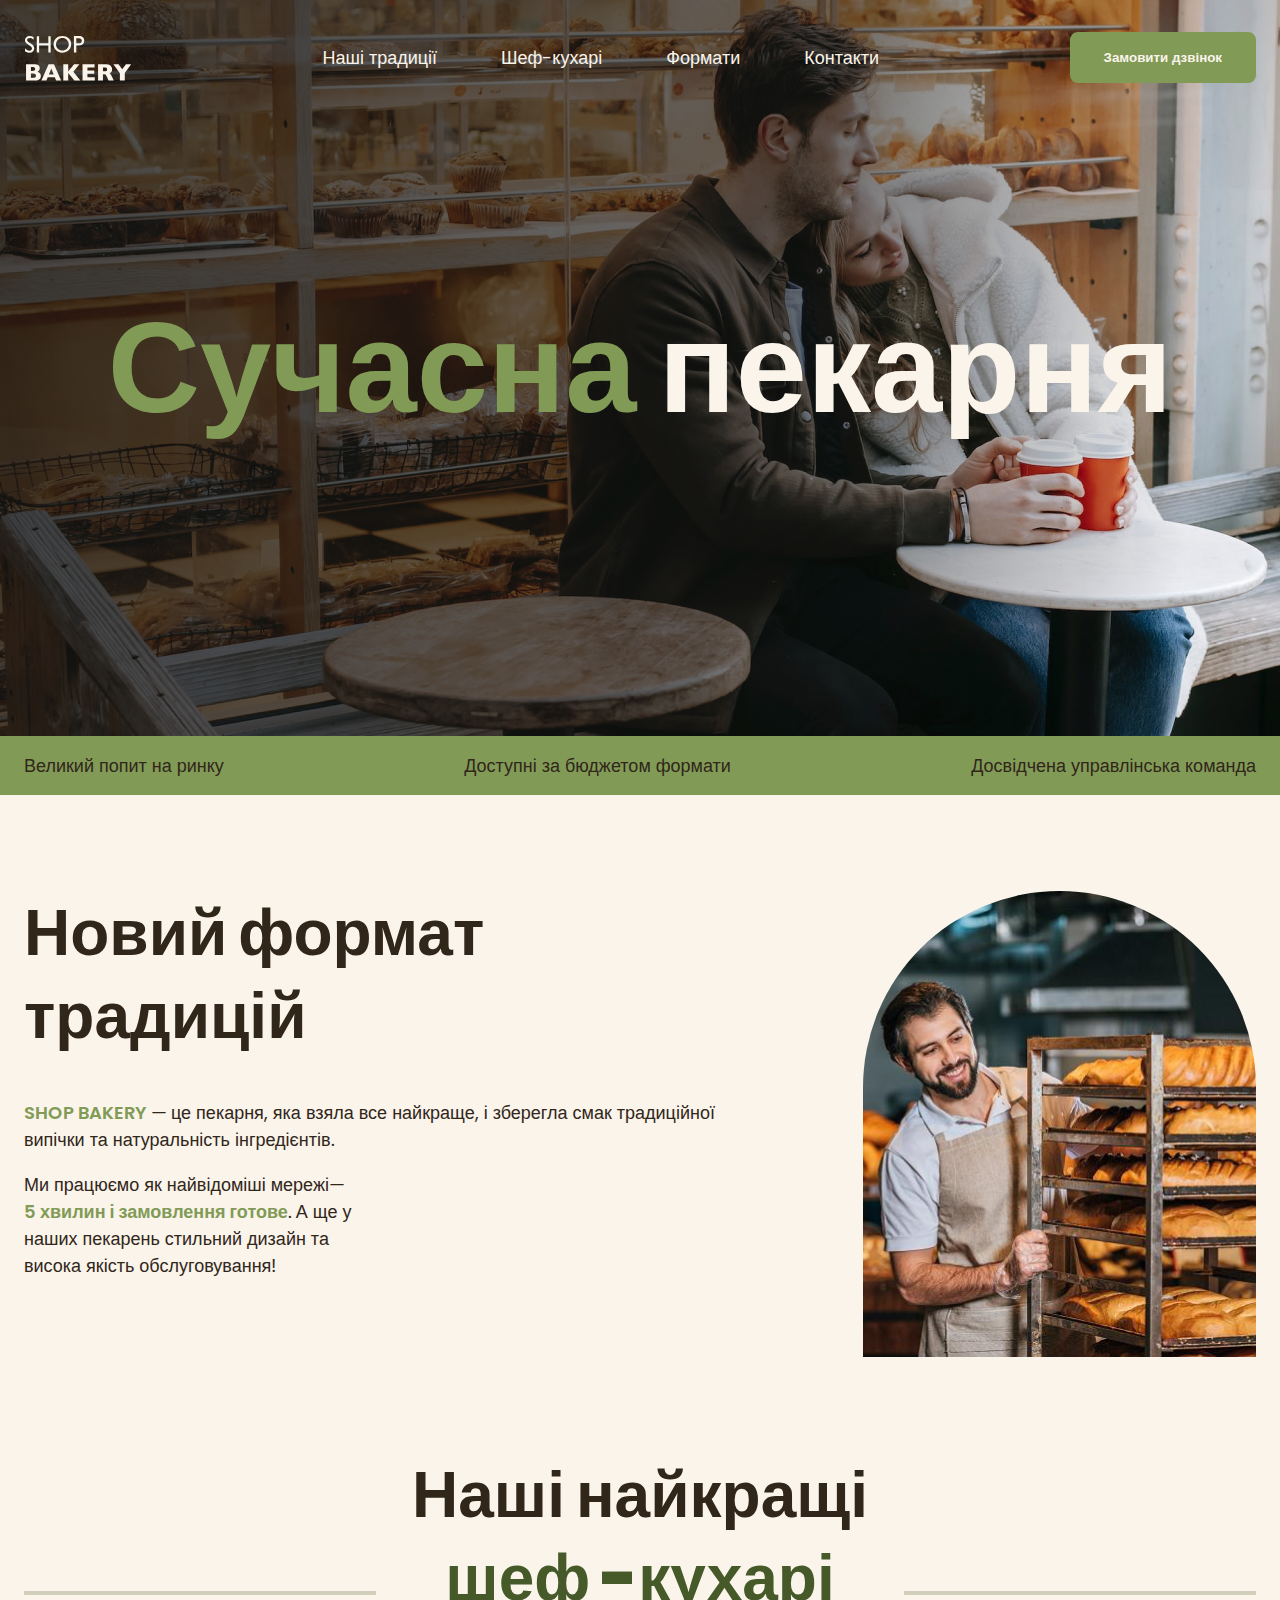
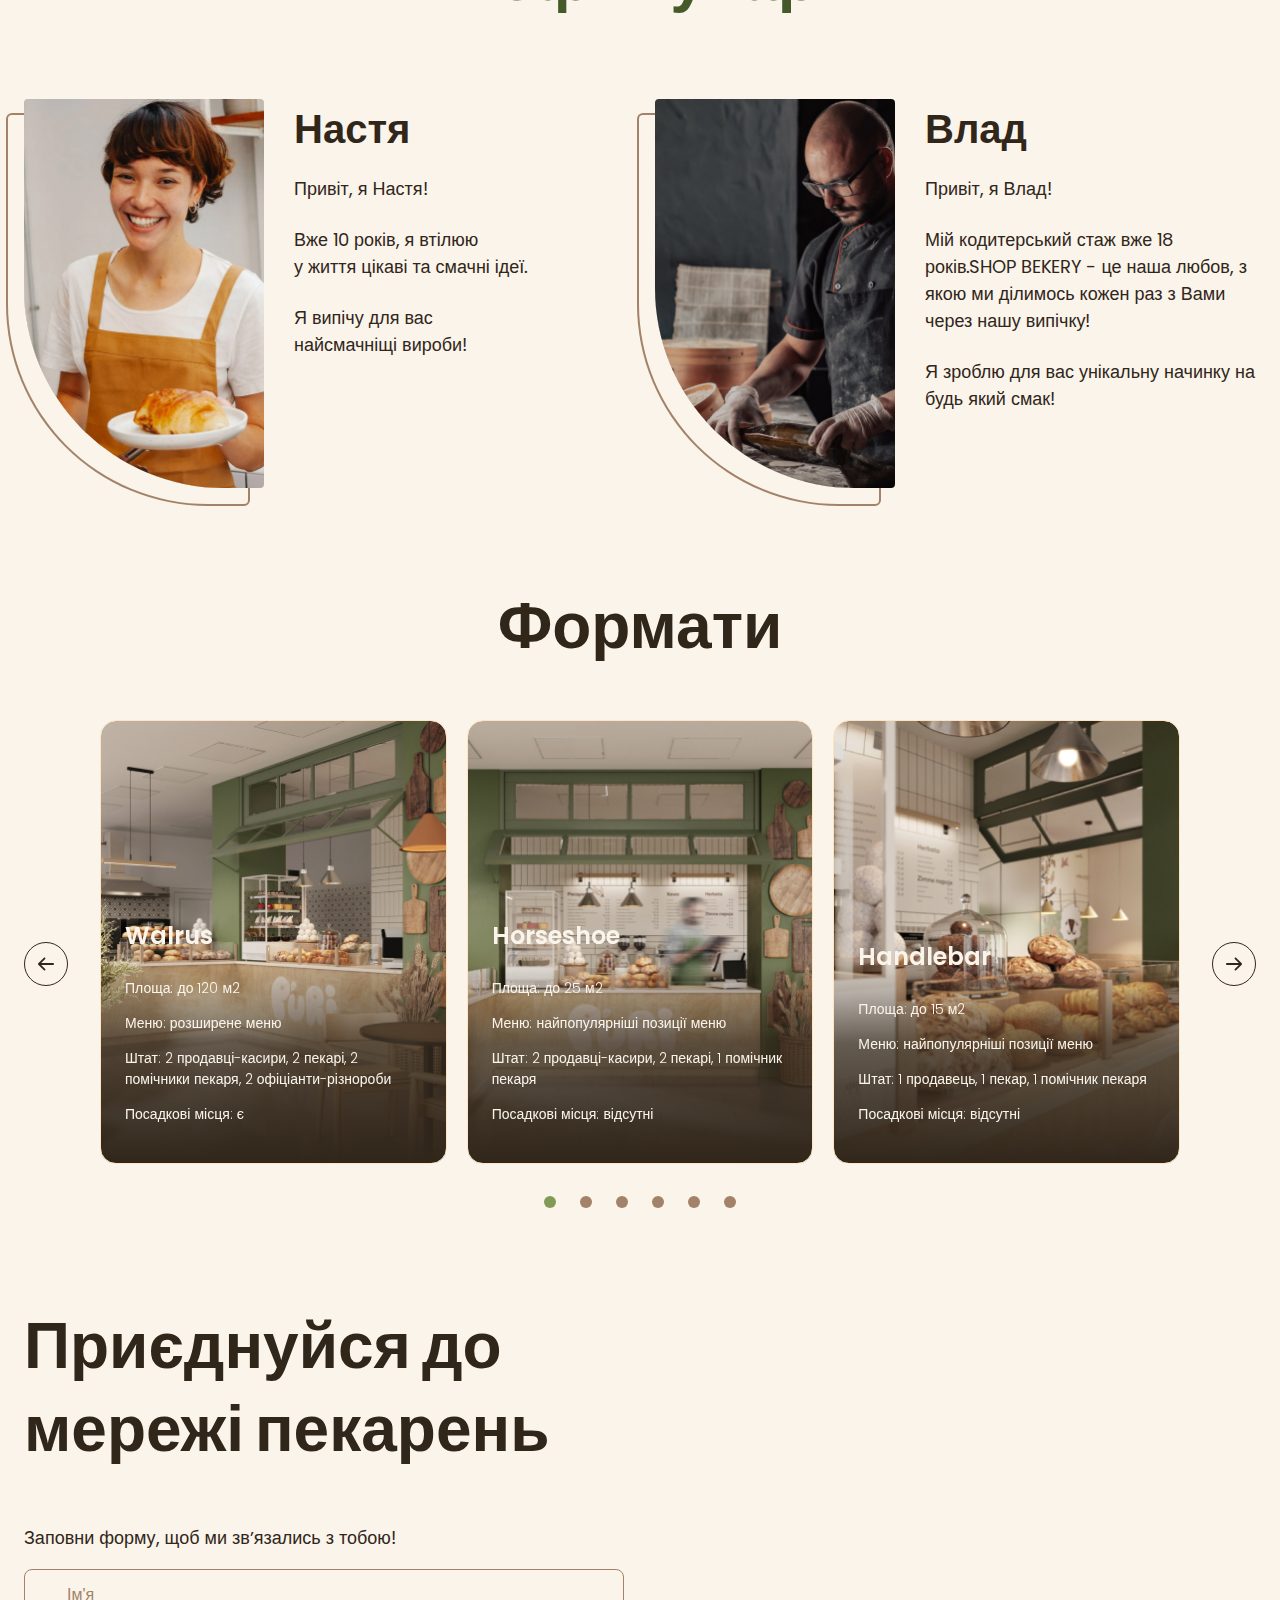
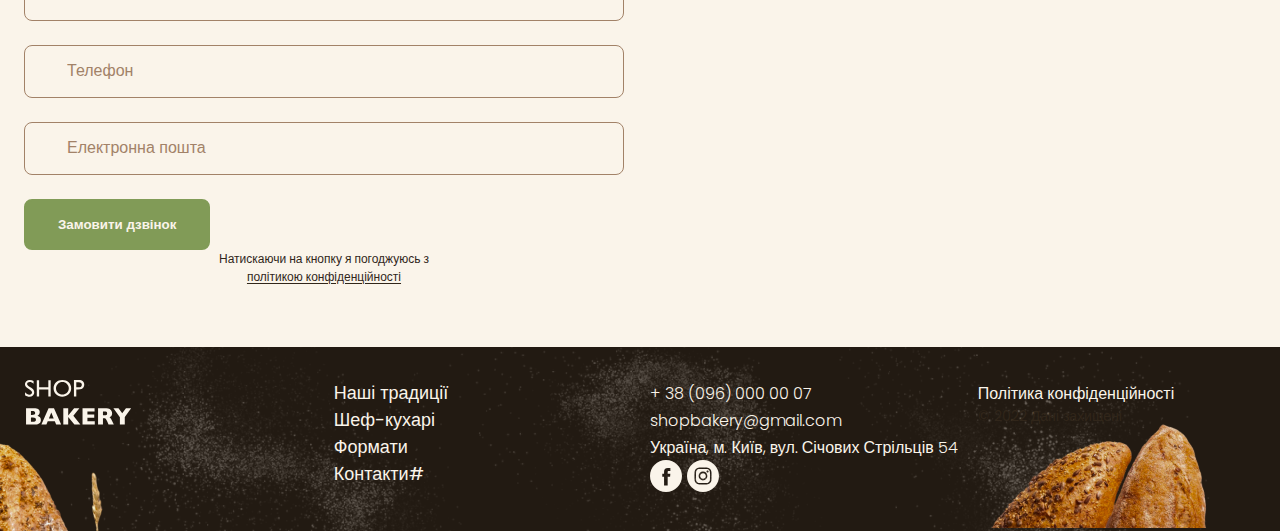
<file: index.html>
<!DOCTYPE html>
<html lang="uk">
  <head>
    <meta charset="UTF-8" />
    <meta name="viewport" content="width=device-width, initial-scale=1.0" />
    <title>Сучасна пекарня</title>
    <!-- <link rel="preconnect" href="https://fonts.googleapis.com" />
    <link rel="preconnect" href="https://fonts.gstatic.com" crossorigin />
    <link
      href="https://fonts.googleapis.com/css2?family=Poppins:wght@300;400;600;900&display=swap"
      rel="stylesheet"
    /> -->
    <link rel="stylesheet" href="./css/main.min.css" />
    <link
      rel="stylesheet"
      href="https://cdn.jsdelivr.net/npm/swiper@11/swiper-bundle.min.css"
    />
  </head>
  <body>
    <header class="header">
      <div class="container">
        <div class="header__container">
          <nav class="header__nav">
            <a href="./index.html">
              <img src="images/logo.svg" alt="Логотип сучасної пекарні" />
              <!-- logo  -->
            </a>
            <ul class="header__menu">
              <li>
                <a class="link" href="#traditions-section">Наші традиції</a>
              </li>
              <li><a class="link" href="#chefs-section">Шеф-кухарі</a></li>
              <li><a class="link" href="#formats-section">Формати</a></li>
              <li><a class="link" href="#contact-section">Контакти</a></li>
            </ul>
          </nav>
          <button class="header__button button modal-btn-open" type="button">
            Замовити дзвінок
          </button>
          <button class="header__burger menu-btn-open" type="button">
            <svg width="24" height="24">
              <use href="./images/icons.svg#icon-menu"></use>
            </svg>
          </button>
          <div class="mobile-menu">
            <button class="mobile-menu__btn-close menu-btn-close" type="button">
              Close
            </button>
          </div>
        </div>
      </div>
    </header>
    <main>
      <section class="hero-section">
        <div class="container">
          <h1 class="hero-section__title">
            <span class="text-brand">Сучасна</span> пекарня
          </h1>
          <button
            class="hero-section__button button modal-btn-open"
            type="button"
          >
            Замовити дзвінок
          </button>
        </div>
      </section>

      <section class="advantages-section">
        <div class="container">
          <h2 class="visually-hidden">Наші переваги</h2>
          <ul class="advantages-section__list">
            <li class="advanteges-section__item">Великий попит на ринку</li>
            <li class="advanteges-section__item">
              Доступні за бюджетом формати
            </li>
            <li class="advanteges-section__item">
              Досвідчена управлінська команда
            </li>
          </ul>
        </div>
      </section>
      <section class="traditions-section section" id="traditions-section">
        <div class="container">
          <div class="traditions-section__container">
            <div class="traditions-section__content">
              <h2 class="traditions-section__title section__title">
                Новий формат традицій
              </h2>
              <p>
                <span class="text-brand text-bold text-uppercase"
                  >shop bakery</span
                >
                — це пекарня, яка взяла все найкраще, і зберегла смак
                традиційної випічки та натуральність інгредієнтів.
              </p>
              <p
                class="traditions-section__text traditions-section__text--limited"
              >
                Ми працюємо як найвідоміші мережі—
                <span class="text-brand text-bold"
                  >5 хвилин і замовлення готове</span
                >. А ще у наших пекарень стильний дизайн та висока якість
                обслуговування!
              </p>
            </div>
            <img
              class="traditions-section__image"
              srcset="./images/baker-man.jpg 1x, ./images/baker-man@2x.jpg 2x"
              src="./images/baker-man.jpg"
              alt="Чоловік пекар дивиться на батони і посміхається"
            />
          </div>
        </div>
      </section>
      <section class="chefs-section section" id="chefs-section">
        <div class="container">
          <h2
            class="chefs-section__title section__title section__title--centered"
          >
            Наші найкращі <br />
            <span class="text-brand-dark">шеф -кухарі</span>
          </h2>
          <ul class="chefs-section__list">
            <li class="chefs-section__item">
              <article class="chef-card">
                <img
                  class="chef-card__photo"
                  src="./images/nastya-chef.jpg"
                  alt="Nastya chef"
                />
                <div>
                  <h3 class="chef-card__title">Настя</h3>
                  <p class="chef-card__text">Привіт, я Настя!</p>
                  <p class="chef-card__text">
                    Вже 10 років, я втілюю <br />
                    у життя цікаві та смачні ідеї.
                  </p>
                  <p class="chef-card__text">
                    Я випічу для вас <br />
                    найсмачніщі вироби!
                  </p>
                </div>
              </article>
            </li>
            <li class="chefs-section__item">
              <article class="chef-card">
                <img
                  class="chef-card__photo"
                  src="./images/vlad-chef.jpg"
                  alt="Vlad chef"
                />
                <div>
                  <h3 class="chef-card__title">Влад</h3>
                  <p class="chef-card__text">Привіт, я Влад!</p>
                  <p class="chef-card__text">
                    Мій кодитерський стаж вже 18 років.SHOP BEKERY - це наша
                    любов, з якою ми ділимось кожен раз з Вами через нашу
                    випічку!
                  </p>
                  <p class="chef-card__text">
                    Я зроблю для вас унікальну начинку на будь який смак!
                  </p>
                </div>
              </article>
            </li>
          </ul>
        </div>
      </section>
      <section class="formats-section section" id="formats-section">
        <div class="container">
          <h2
            class="formats-section__title section__title section__title--centered"
          >
            Формати
          </h2>
          <div class="formats-section__slider">
            <button
              class="formats-section__button carousel-button next"
              type="button"
            >
              <svg width="16" height="16">
                <use href="./images/icons.svg#icon-arrow"></use>
              </svg>
            </button>
            <div class="formats-section__container swiper-container">
              <ul class="formats-section__list swiper-wrapper">
                <li class="swiper-slide">
                  <article class="format-card">
                    <img
                      class="format-card__image"
                      src="./images/warlus.jpg"
                      alt="Walrus format"
                    />
                    <h3 class="format-card__title" lang="en">Walrus</h3>
                    <div class="format-card__text">
                      <p>Площа: до 120 м2</p>
                      <p>Меню: розширене меню</p>
                      <p>
                        Штат: 2 продавці-касири, 2 пекарі, 2 помічники пекаря, 2
                        офіціанти-різнороби
                      </p>
                      <p>Посадкові місця: є</p>
                    </div>
                  </article>
                </li>
                <li class="swiper-slide">
                  <article class="format-card">
                    <img
                      class="format-card__image"
                      src="./images/horseshoe.jpg"
                      alt="Horseshoe format"
                    />
                    <h3 class="format-card__title" lang="en">Horseshoe</h3>
                    <div class="format-card__text">
                      <p>Площа: до 25 м2</p>
                      <p>Меню: найпопулярніші позиції меню</p>
                      <p>
                        Штат: 2 продавці-касири, 2 пекарі, 1 помічник пекаря
                      </p>
                      <p>Посадкові місця: відсутні</p>
                    </div>
                  </article>
                </li>
                <li class="swiper-slide">
                  <article class="format-card">
                    <img
                      class="format-card__image"
                      src="./images/handlebar.jpg"
                      alt="Handlebar format"
                    />
                    <h3 class="format-card__title" lang="en">Handlebar</h3>
                    <div class="format-card__text">
                      <p>Площа: до 15 м2</p>
                      <p>Меню: найпопулярніші позиції меню</p>
                      <p>Штат: 1 продавець, 1 пекар, 1 помічник пекаря</p>
                      <p>Посадкові місця: відсутні</p>
                    </div>
                  </article>
                </li>
                <li class="swiper-slide">
                  <article class="format-card">
                    <img
                      class="format-card__image"
                      src="./images/warlus.jpg"
                      alt="Walrus format"
                    />
                    <h3 class="format-card__title" lang="en">Walrus</h3>
                    <div class="format-card__text">
                      <p>Площа: до 120 м2</p>
                      <p>Меню: розширене меню</p>
                      <p>
                        Штат: 2 продавці-касири, 2 пекарі, 2 помічники пекаря, 2
                        офіціанти-різнороби
                      </p>
                      <p>Посадкові місця: є</p>
                    </div>
                  </article>
                </li>
                <li class="swiper-slide">
                  <article class="format-card">
                    <img
                      class="format-card__image"
                      src="./images/horseshoe.jpg"
                      alt="Horseshoe format"
                    />
                    <h3 class="format-card__title" lang="en">Horseshoe</h3>
                    <div class="format-card__text">
                      <p>Площа: до 25 м2</p>
                      <p>Меню: найпопулярніші позиції меню</p>
                      <p>
                        Штат: 2 продавці-касири, 2 пекарі, 1 помічник пекаря
                      </p>
                      <p>Посадкові місця: відсутні</p>
                    </div>
                  </article>
                </li>
                <li class="swiper-slide">
                  <article class="format-card">
                    <img
                      class="format-card__image"
                      src="./images/handlebar.jpg"
                      alt="Handlebar format"
                    />
                    <h3 class="format-card__title" lang="en">Handlebar</h3>
                    <div class="format-card__text">
                      <p>Площа: до 15 м2</p>
                      <p>Меню: найпопулярніші позиції меню</p>
                      <p>Штат: 1 продавець, 1 пекар, 1 помічник пекаря</p>
                      <p>Посадкові місця: відсутні</p>
                    </div>
                  </article>
                </li>
              </ul>
              <div class="pagination">
                <span class="pagination__button"></span>
                <span class="pagination__button"></span>
                <span class="pagination__button"></span>
                <span class="pagination__button"></span>
              </div>
            </div>
            <button
              class="formats-section__button carousel-button prev"
              type="button"
            >
              <svg width="16" height="16">
                <use href="./images/icons.svg#icon-arrow"></use>
              </svg>
            </button>
          </div>
        </div>
      </section>
      <section class="contact-section section" id="contact-section">
        <div class="container">
          <div class="contact-section__container">
            <div class="contact-section__form">
              <h2 class="contact-section__contact-title section__title">
                Приєднуйся до мережі пекарень
              </h2>
              <p>Заповни форму, щоб ми звʼязались з тобою!</p>
              <form name="contact-form" autocomplete="off" novalidate>
                <div class="contact-section__form-field input">
                  <label class="input__label visually-hidden" for="user-name"
                    >Ім'я</label
                  >
                  <input
                    class="input__control"
                    type="text"
                    name="user-name"
                    id="user-name"
                    placeholder="Ім'я"
                  />
                </div>
                <div class="contact-section__form-field input">
                  <label class="input__label visually-hidden" for="user-tel"
                    >Телефон</label
                  >
                  <input
                    class="input__control"
                    type="tel"
                    name="user-tel"
                    id="user-tel"
                    placeholder="Телефон"
                  />
                </div>
                <div class="contact-section__form-field input">
                  <label class="input__label visually-hidden" for="user-email"
                    >Електронна пошта</label
                  >
                  <input
                    class="input__control"
                    type="email"
                    name="user-email"
                    id="user-email"
                    placeholder="Електронна пошта"
                  />
                </div>

                <button class="contact-section__button button" type="submit">
                  Замовити дзвінок
                </button>
                <p class="form-terms">
                  Натискаючи на кнопку я погоджуюсь з
                  <a class="form-terms__link" href="#"
                    >політикою конфіденційності</a
                  >
                </p>
              </form>
            </div>
            <iframe
              class="contact-section__map"
              src="https://www.google.com/maps/embed?pb=!1m18!1m12!1m3!1d898.0843481759437!2d30.490221505063662!3d50.45663101095701!2m3!1f0!2f0!3f0!3m2!1i1024!2i768!4f13.1!3m3!1m2!1s0x40d4ce637bfe1717%3A0x5370c2254ad1b952!2z0YPQuy4g0KHQtdGH0LXQstGL0YUg0KHRgtGA0LXQu9GM0YbQvtCyLCA1NCwg0JrQuNC10LIsIDAyMDAw!5e0!3m2!1sru!2sua!4v1699896240360!5m2!1sru!2sua"
              allowfullscreen=""
              loading="lazy"
              referrerpolicy="no-referrer-when-downgrade"
            ></iframe>
          </div>
        </div>
      </section>
    </main>
    <footer class="footer">
      <div class="container">
        <div class="footer__container">
          <nav class="footer__nav">
            <div class="footer__logo">
              <a href="#">
                <img src="images/logo.svg" alt="Логотип сучасної пекарні" />
              </a>
            </div>
            <ul class="footer__menu">
              <li><a class="link" href="#">Наші традиції</a></li>
              <li><a class="link" href="#">Шеф-кухарі</a></li>
              <li><a class="link" href="#">Формати</a></li>
              <li><a class="link" href="#">Контакти#</a></li>
            </ul>
          </nav>
          <address class="footer__address">
            <div class="footer__address-contacts">
              <ul class="footer__address-list">
                <li>
                  <a class="footer__address-link" href="tel:+380960000007"
                    >+ 38 (096) 000 00 07</a
                  >
                </li>
                <li>
                  <a
                    class="footer__address-link"
                    href="mailto:shopbakery@gmail.com"
                    >shopbakery@gmail.com</a
                  >
                </li>
                <li>
                  <a
                    class="footer__address-link"
                    href="https://maps.app.goo.gl/SvD66bGZupn16T4t5"
                    target="_blank"
                    >Україна, м. Київ, вул. Січових Стрільців 54</a
                  >
                </li>
              </ul>
              <div>
                <a href="#">
                  <svg class="footer__address-icon" width="32" height="32">
                    <use href="./images/icons.svg#icon-facebook"></use>
                  </svg>
                </a>
                <a href="#">
                  <svg class="footer__address-icon" width="32" height="32">
                    <use href="./images/icons.svg#icon-instagram"></use>
                  </svg>
                </a>
              </div>
            </div>

            <div class="footer__address-info">
              <a class="footer__address-link" href="#" target="_blank"
                >Політика конфіденційності</a
              >
              <p class="footer__address-copyright">&copy; 2022 Дані захищені</p>
            </div>
          </address>
        </div>
      </div>
    </footer>

    <div class="backdrop is-hidden">
      <div class="modal">
        <button class="modal__btn-close modal-btn-close" type="button">
          Close
        </button>
        <h2>Замовити дзвінок</h2>
        <p>Залишіть заявку та наш спеціаліст зв'яжеться з Вами!</p>
        <form name="modal-form" autocomplete="off">
          <div class="modal__form-field input">
            <label class="input__label visually-hidden" for="user-name"
              >Ім'я</label
            >
            <input
              class="input__control"
              type="text"
              name="user-name"
              id="user-name"
              placeholder="Ім'я"
              minlength="2"
              maxlength="20"
            />
          </div>
          <div class="modal__form-field input">
            <label class="input__label visually-hidden" for="user-tel"
              >Телефон</label
            >
            <input
              class="input__control"
              type="tel"
              name="user-tel"
              id="user-tel"
              placeholder="Телефон"
            />
          </div>
          <div class="modal__form-field input">
            <label class="input__label visually-hidden" for="user-email"
              >Електронна пошта</label
            >
            <input
              class="input__control"
              type="email"
              name="user-email"
              id="user-email"
              placeholder="Електронна пошта"
            />
          </div>

          <button class="modal__button button" type="submit">
            Замовити дзвінок
          </button>
          <p class="form-terms">
            Натискаючи на кнопку я погоджуюсь з
            <a class="form-terms__link" href="#">політикою конфіденційності</a>
          </p>
        </form>
      </div>
    </div>
    <script src="https://cdn.jsdelivr.net/npm/swiper@11/swiper-bundle.min.js"></script>
    <script src="./js/formats-slider.js"></script>
    <script src="./js/modal.js"></script>
    <script src="./js/mobile-menu.js"></script>
  </body>
</html>
</file>
<file: css/main.min.css>
@font-face{font-display:swap;font-family:"Poppins";font-weight:300;src:url("../fonts/poppins-v20-latin-300.woff2") format("woff2")}@font-face{font-display:swap;font-family:"Poppins";font-weight:400;src:url("../fonts/poppins-v20-latin-regular.woff2") format("woff2")}@font-face{font-display:swap;font-family:"Poppins";font-weight:600;src:url("../fonts/poppins-v20-latin-600.woff2") format("woff2")}@font-face{font-display:swap;font-family:"Poppins";font-weight:900;src:url("../fonts/poppins-v20-latin-900.woff2") format("woff2")}:root{--color-primary-dark: #31261a;--color-primary-light: #faf4ea;--color-brand-dark: #465929;--color-brand-normal: #819b57;--color-brand-light: #cfcfbc;--color-secondary-dark: #a28268}*,*::before,*::after{-webkit-box-sizing:border-box;box-sizing:border-box}body{color:var(--color-primary-dark);background-color:var(--color-primary-light);font-family:"Poppins",sans-serif;font-size:16px;font-weight:300;line-height:1.5;margin:0}@media screen and (min-width: 768px){body{font-size:18px;font-weight:400}}h1,h2,h3,h4,h5,p{margin-top:0}img{display:block;max-width:100%;height:auto;-o-object-fit:cover;object-fit:cover}a{display:inline-block}address{font-style:normal}ul{margin:0;padding:0;list-style-type:none}.text-brand{color:var(--color-brand-normal)}.text-brand-dark{color:var(--color-brand-dark)}.text-bold{font-weight:600}.text-uppercase{text-transform:uppercase}.visually-hidden{position:absolute;left:-10000px;top:auto;width:1px;height:1px;overflow:hidden}.button{display:block;padding:16px 32px;color:var(--color-primary-light);font-weight:600;background-color:var(--color-brand-normal);border:2px solid var(--color-brand-normal);border-radius:8px;cursor:pointer}.button:hover{color:var(--color-brand-dark);background-color:rgba(0,0,0,0)}.carousel-button{display:-webkit-box;display:-ms-flexbox;display:flex;-webkit-box-align:center;-ms-flex-align:center;align-items:center;-webkit-box-pack:center;-ms-flex-pack:center;justify-content:center;-ms-flex-negative:0;flex-shrink:0;width:44px;height:44px;padding:0;fill:var(--color-primary-dark);background-color:rgba(0,0,0,0);border-radius:50%;border:1px solid var(--color-primary-dark);cursor:pointer}.carousel-button:hover{background-color:var(--color-primary-dark);fill:var(--color-primary-light)}.carousel-button.next{-webkit-transform:rotate(180deg);transform:rotate(180deg)}.chef-card{display:-webkit-box;display:-ms-flexbox;display:flex;-webkit-box-align:start;-ms-flex-align:start;align-items:flex-start;gap:16px}@media screen and (min-width: 1280px){.chef-card{gap:30px}}.chef-card__photo{width:140px;border-radius:4px 4px 4px 200px;-webkit-box-shadow:-16px 16px 0 0 var(--color-primary-light),-16px 16px 0 2px var(--color-secondary-dark);box-shadow:-16px 16px 0 0 var(--color-primary-light),-16px 16px 0 2px var(--color-secondary-dark)}@media screen and (min-width: 1280px){.chef-card__photo{width:240px}}.chef-card__title{margin-bottom:16px;font-size:24px;font-weight:600}@media screen and (min-width: 768px){.chef-card__title{font-size:40px}}.chef-card__text{font-size:14px;margin-bottom:24px}.chef-card__text:last-child{margin-bottom:0}@media screen and (min-width: 768px){.chef-card__text{font-size:18px}}.format-card{position:relative;display:-webkit-box;display:-ms-flexbox;display:flex;-webkit-box-orient:vertical;-webkit-box-direction:normal;-ms-flex-direction:column;flex-direction:column;-webkit-box-pack:end;-ms-flex-pack:end;justify-content:flex-end;height:444px;padding:24px;background-image:-webkit-gradient(linear, left top, left bottom, color-stop(55.21%, rgba(49, 38, 26, 0)), color-stop(72.92%, rgba(49, 38, 26, 0.71)), to(var(--color-primary-dark)));background-image:linear-gradient(180deg, rgba(49, 38, 26, 0) 55.21%, rgba(49, 38, 26, 0.71) 72.92%, var(--color-primary-dark));border:1px solid bisque;border-radius:16px;overflow:hidden}.format-card__image{position:absolute;top:0;left:0;width:100%;height:100%;z-index:-1}.format-card__title{font-size:24px;font-weight:600;color:var(--color-primary-light)}.format-card__text{font-size:14px;font-weight:300;color:var(--color-primary-light)}.input{position:relative}.input__label{position:absolute;left:42px;top:16px}.input__control{padding:16px 42px;width:100%;font-size:16px;line-height:1.17;border:1px solid var(--color-secondary-dark);border-radius:8px;background-color:rgba(0,0,0,0)}.input__control:focus{border-color:var(--color-brand-normal);outline:none}.input__control::-webkit-input-placeholder{color:var(--color-secondary-dark);font-size:16px;line-height:1.17}.input__control::-moz-placeholder{color:var(--color-secondary-dark);font-size:16px;line-height:1.17}.input__control:-ms-input-placeholder{color:var(--color-secondary-dark);font-size:16px;line-height:1.17}.input__control::-ms-input-placeholder{color:var(--color-secondary-dark);font-size:16px;line-height:1.17}.input__control::placeholder{color:var(--color-secondary-dark);font-size:16px;line-height:1.17}.input__control:focus::-webkit-input-placeholder{color:var(--color-primary-dark)}.input__control:focus::-moz-placeholder{color:var(--color-primary-dark)}.input__control:focus:-ms-input-placeholder{color:var(--color-primary-dark)}.input__control:focus::-ms-input-placeholder{color:var(--color-primary-dark)}.input__control:focus::placeholder{color:var(--color-primary-dark)}.link{color:var(--color-primary-light);text-decoration:none;text-decoration:none;-webkit-transition:color .3s;transition:color .3s}.link:hover{color:var(--color-brand-normal)}.pagination{display:-webkit-box;display:-ms-flexbox;display:flex;-webkit-box-align:center;-ms-flex-align:center;align-items:center;-webkit-box-pack:center;-ms-flex-pack:center;justify-content:center;gap:24px}.pagination__button{width:12px;height:12px;padding:0;background-color:var(--color-secondary-dark);border-radius:50%}.pagination__button--active{background-color:var(--color-brand-normal)}.advantages-section{padding:16px 0}@media screen and (min-width: 768px){.advantages-section{background-color:var(--color-brand-normal)}}.advantages-section__list{display:-webkit-box;display:-ms-flexbox;display:flex;-webkit-box-orient:vertical;-webkit-box-direction:normal;-ms-flex-direction:column;flex-direction:column;gap:16px;padding:24px 40px;background-color:var(--color-brand-light);border-radius:24px}@media screen and (min-width: 768px){.advantages-section__list{-webkit-box-orient:horizontal;-webkit-box-direction:normal;-ms-flex-direction:row;flex-direction:row;-webkit-box-pack:justify;-ms-flex-pack:justify;justify-content:space-between;gap:40px;background-color:rgba(0,0,0,0);padding:0}}.advantages-section__item{font-size:14px;font-weight:300}@media screen and (min-width: 768px){.advantages-section__item{color:var(--color-primary-light);font-size:20px}}.chefs-section__title{position:relative;margin:0 auto 24px}@media screen and (min-width: 1280px){.chefs-section__title{margin-bottom:80px}}.chefs-section__title::before,.chefs-section__title::after{display:none;position:absolute;bottom:24px;width:352px;border:2px solid var(--color-brand-light);content:""}@media screen and (min-width: 1280px){.chefs-section__title::before,.chefs-section__title::after{display:block}}.chefs-section__title::before{left:0}.chefs-section__title::after{right:0}.chefs-section__list{display:-webkit-box;display:-ms-flexbox;display:flex;-webkit-box-orient:vertical;-webkit-box-direction:normal;-ms-flex-direction:column;flex-direction:column;-ms-flex-wrap:wrap;flex-wrap:wrap;gap:20px}@media screen and (min-width: 768px){.chefs-section__list{-webkit-box-orient:horizontal;-webkit-box-direction:normal;-ms-flex-direction:row;flex-direction:row;gap:40px 30px}}@media screen and (min-width: 768px){.chefs-section__item{-ms-flex-preferred-size:calc((100% - 30px)/2);flex-basis:calc((100% - 30px)/2)}}.contact-section{padding-bottom:96px}.contact-section__container{display:-webkit-box;display:-ms-flexbox;display:flex;-webkit-box-orient:vertical;-webkit-box-direction:normal;-ms-flex-direction:column;flex-direction:column;gap:24px}@media screen and (min-width: 768px){.contact-section__container{-webkit-box-orient:horizontal;-webkit-box-direction:normal;-ms-flex-direction:row;flex-direction:row;gap:32px}}.contact-section__title{margin-bottom:16px}.contact-section__form-field{margin-bottom:24px}.contact-section__ button{display:block !important;margin:0 auto 16px}.contact-section__map{-ms-flex-negative:0;flex-shrink:0;height:176px;margin:0 -24px;border-radius:16px;border:none}@media screen and (min-width: 768px){.contact-section__map{margin:auto;width:320px;height:500px}}@media screen and (min-width: 1280px){.contact-section__map{width:600px;height:595px}}.container{width:100%;max-width:1288px;margin:0 auto;padding:0 24px}.footer{padding:32px 0;position:relative;background-color:var(--color-primary-dark);background-image:url(../images/footer-background.png);background-repeat:no-repeat;background-size:cover;background-position:center}.footer::before,.footer::after{position:absolute;bottom:0;background-repeat:no-repeat;content:""}.footer::before{width:180px;height:120px;left:0;background-image:url("../images/decor-bread-small.png")}.footer::after{width:380px;height:190px;right:0;background-image:url("../images/decor-bread-large.png")}.footer__container{display:-webkit-box;display:-ms-flexbox;display:flex;-webkit-box-orient:vertical;-webkit-box-direction:normal;-ms-flex-direction:column;flex-direction:column;gap:20px}@media screen and (min-width: 768px){.footer__container{-webkit-box-orient:horizontal;-webkit-box-direction:normal;-ms-flex-direction:row;flex-direction:row}}.footer__nav,.footer__address{display:-webkit-box;display:-ms-flexbox;display:flex;-webkit-box-orient:vertical;-webkit-box-direction:normal;-ms-flex-direction:column;flex-direction:column;gap:20px;text-align:center;gap:20px}@media screen and (min-width: 768px){.footer__nav,.footer__address{-webkit-box-orient:horizontal;-webkit-box-direction:normal;-ms-flex-direction:row;flex-direction:row;-ms-flex-preferred-size:50%;flex-basis:50%;text-align:left}}.footer__logo,.footer__menu{-webkit-box-flex:1;-ms-flex-positive:1;flex-grow:1}.footer__address-list,.footer__address-info{-webkit-box-flex:1;-ms-flex-positive:1;flex-grow:1}.footer__address-link{color:var(--color-primary-light);font-size:16px;font-weight:300;text-decoration:none}.footer__address-link:hover{color:var(--color-brand-normal)}.footer__address-icon{fill:var(--color-primary-light)}.footer__address-icon:hover{fill:var(--color-brand-normal)}.footer__address-copyright{font-size:14px}.form-terms{margin:0 auto;max-width:220px;font-weight:500;font-size:12px;line-height:1.5;text-align:center}.form-terms__link{color:var(--color-primary-dark);text-underline-offset:2px}.formats-section__slider{display:-webkit-box;display:-ms-flexbox;display:flex;-webkit-box-align:center;-ms-flex-align:center;align-items:center;gap:32px}.formats-section__container{overflow:hidden}.formats-section__list{margin-bottom:32px}.formats-section__button{display:none}@media screen and (min-width: 768px){.formats-section__button{display:-webkit-box;display:-ms-flexbox;display:flex}}.header{position:absolute;top:0;left:0;width:100%;padding-top:16px}@media screen and (min-width: 1280px){.header{padding-top:32px}}.header__container{display:-webkit-box;display:-ms-flexbox;display:flex;-webkit-box-align:center;-ms-flex-align:center;align-items:center;gap:40px}.header__nav{display:-webkit-box;display:-ms-flexbox;display:flex;-webkit-box-align:center;-ms-flex-align:center;align-items:center;-webkit-box-flex:1;-ms-flex-positive:1;flex-grow:1;gap:40px}.header__menu{display:none}@media screen and (min-width: 1280px){.header__menu{display:-webkit-box;display:-ms-flexbox;display:flex;gap:64px;-webkit-box-flex:1;-ms-flex-positive:1;flex-grow:1;-webkit-box-pack:center;-ms-flex-pack:center;justify-content:center}}.header__button{display:none}@media screen and (min-width: 1280px){.header__button{display:block}}.header__burger{background-color:rgba(0,0,0,0);border:none;width:24px;height:24px;padding:0;fill:var(--color-primary-light)}@media screen and (min-width: 1280px){.header__burger{display:none}}.hero-section{padding:124px 0;background-image:linear-gradient(102.76deg, rgba(18, 18, 17, 0.78) 2.03%, rgba(18, 18, 17, 0.6) 58.46%, rgba(18, 18, 17, 0) 90.36%),url("../images/hero-section-background.jpg");background-repeat:no-repeat;background-position:center top;background-size:cover}@media screen and (min-width: 1280px){.hero-section{padding:272px 0}}@media screen and (min-device-pixel-ratio: 2),(-webkit-min-device-pixel-ratio: 2),(min-resolution: 192dpi),(min-resolution: 2dppx){.hero-section{background-image:linear-gradient(102.76deg, rgba(18, 18, 17, 0.78) 2.03%, rgba(18, 18, 17, 0.6) 58.46%, rgba(18, 18, 17, 0) 90.36%),url("../images/hero-section-background@2x.jpg")}}.hero-section__title{margin-bottom:48px;color:var(--color-primary-light);text-align:center;font-size:67px;line-height:1;font-weight:900}@media screen and (min-width: 1280px){.hero-section__title{margin-bottom:0;font-size:128px;line-height:1.5}}.hero-section__button{margin:0 auto}@media screen and (min-width: 1280px){.hero-section__button{display:none}}.mobile-menu{position:fixed;top:0;left:0;width:100%;height:100%;background-color:var(--color-primary-light);-webkit-transform:translateX(100%);transform:translateX(100%);-webkit-transition:-webkit-transform .3s;transition:-webkit-transform .3s;transition:transform .3s;transition:transform .3s, -webkit-transform .3s}.mobile-menu.is-open{-webkit-transform:translateX(0);transform:translateX(0)}.mobile-menu__btn-close{position:absolute;top:16px;right:24px}.backdrop{position:fixed;top:0;left:0;right:0;bottom:0;display:-webkit-box;display:-ms-flexbox;display:flex;-webkit-box-align:center;-ms-flex-align:center;align-items:center;-webkit-box-pack:center;-ms-flex-pack:center;justify-content:center;padding:20px 0;background-color:rgba(0,0,0,.5);-webkit-transition:opacity .3s,visibility .3s;transition:opacity .3s,visibility .3s}.backdrop.is-hidden{opacity:0;visibility:hidden;pointer-events:none}.modal{position:relative;width:100%;max-width:880px;height:100%;max-height:880px;padding:48px;background-color:var(--color-primary-light);border-radius:32px;overflow-y:auto}@media screen and (min-width: 768px){.modal{padding:128px}}.modal__btn-close{position:absolute;top:40px;right:40px}.modal__form-field{margin-bottom:32px}.modal__button{margin:0 auto 24px}.section{padding:20px 0px}@media screen and (min-width: 768px){.section{padding:48px 0px}}.section__title{font-size:32px;font-weight:900;line-height:1.5}@media screen and (min-width: 768px){.section__title{font-size:64px;line-height:1.3}}.section__title--centered{text-align:center}.traditions-section{padding-top:40px}@media screen and (min-width: 768px){.traditions-section{padding-top:96px}}.traditions-section__container{display:-webkit-box;display:-ms-flexbox;display:flex;-webkit-box-align:start;-ms-flex-align:start;align-items:flex-start;-webkit-box-pack:justify;-ms-flex-pack:justify;justify-content:space-between;gap:40px}.traditions-section__content{max-width:710px}.traditions-section__title{margin-bottom:42px}.traditions-section__text--limited{max-width:330px}.traditions-section__image{display:none;border-radius:400px 400px 0px 0px}@media screen and (min-width: 768px){.traditions-section__image{display:block}}/*# sourceMappingURL=main.min.css.map */
</file>
